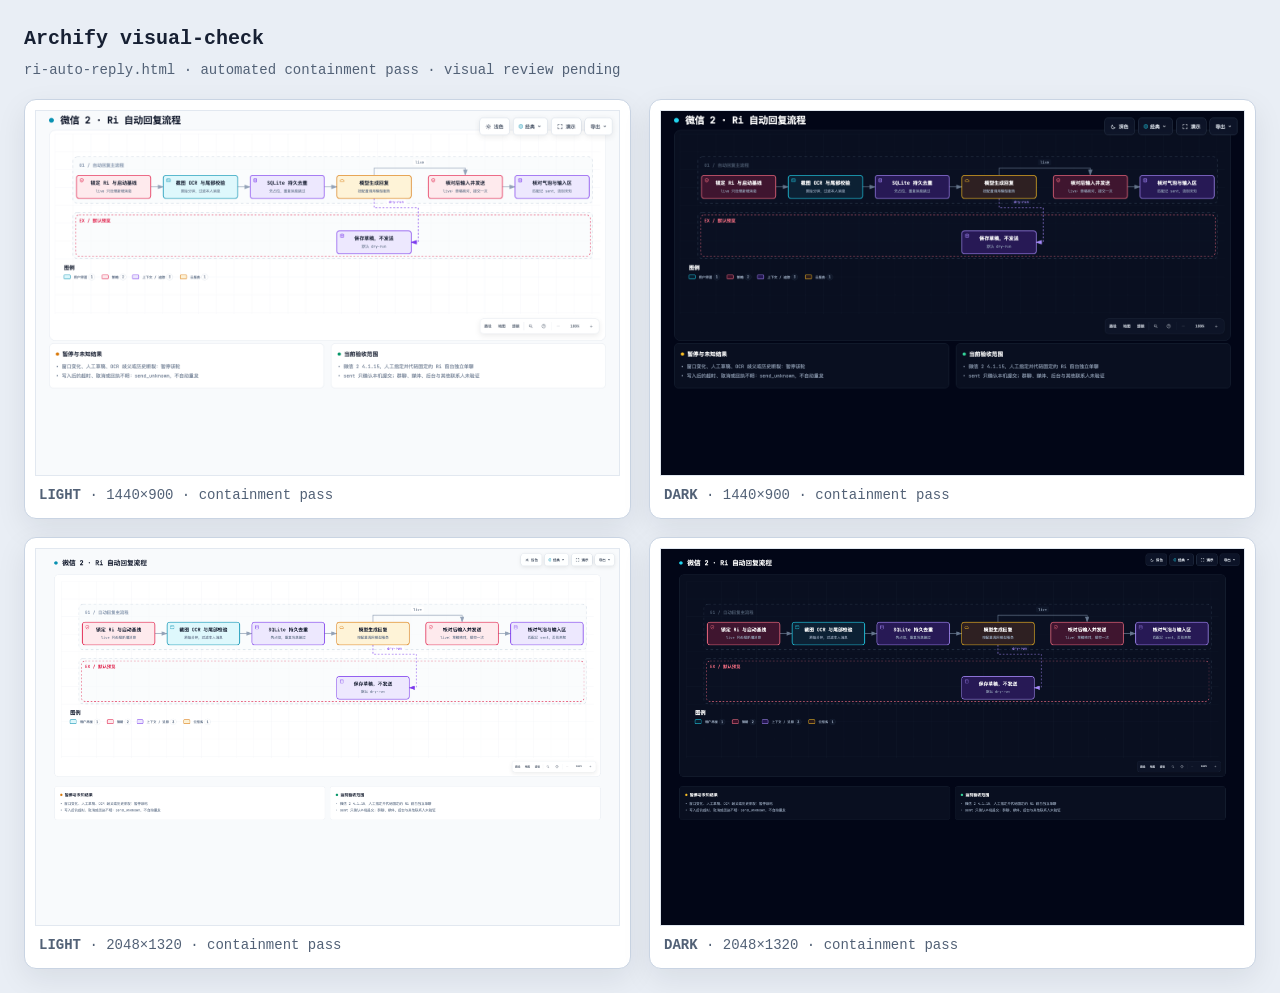
<file: 微信自动化回复/docs/diagrams/ri-auto-reply.visual-check.html>
<!doctype html>
<html lang="en">
<head>
<meta charset="utf-8">
<meta name="viewport" content="width=device-width,initial-scale=1">
<title>Archify visual-check · ri-auto-reply.html</title>
<style>
*{box-sizing:border-box}body{margin:0;padding:24px;background:#e9eef5;color:#172033;font:14px/1.5 ui-monospace,SFMono-Regular,Menlo,Consolas,monospace}header{max-width:1500px;margin:0 auto 18px}h1{margin:0 0 6px;font-size:20px}p{margin:0;color:#526176}.grid{max-width:1500px;margin:auto;display:grid;grid-template-columns:repeat(2,minmax(0,1fr));gap:18px}figure{margin:0;padding:10px;background:white;border:1px solid #c9d4e3;border-radius:12px;box-shadow:0 10px 30px rgba(15,23,42,.08)}img{display:block;width:100%;height:auto;border:1px solid #e2e8f0}figcaption{padding:9px 4px 2px;color:#526176}@media(max-width:900px){.grid{grid-template-columns:1fr}}
</style>
</head>
<body>
<header><h1>Archify visual-check</h1><p>ri-auto-reply.html · automated containment pass · visual review pending</p></header>
<main class="grid">
      <figure>
        <img src="ri-auto-reply.visual-check.1440x900.light.png" alt="light 1440 by 900">
        <figcaption><strong>LIGHT</strong> · 1440×900 · containment pass</figcaption>
      </figure>
      <figure>
        <img src="ri-auto-reply.visual-check.1440x900.dark.png" alt="dark 1440 by 900">
        <figcaption><strong>DARK</strong> · 1440×900 · containment pass</figcaption>
      </figure>
      <figure>
        <img src="ri-auto-reply.visual-check.2048x1320.light.png" alt="light 2048 by 1320">
        <figcaption><strong>LIGHT</strong> · 2048×1320 · containment pass</figcaption>
      </figure>
      <figure>
        <img src="ri-auto-reply.visual-check.2048x1320.dark.png" alt="dark 2048 by 1320">
        <figcaption><strong>DARK</strong> · 2048×1320 · containment pass</figcaption>
      </figure>
</main>
</body>
</html>
</file>
